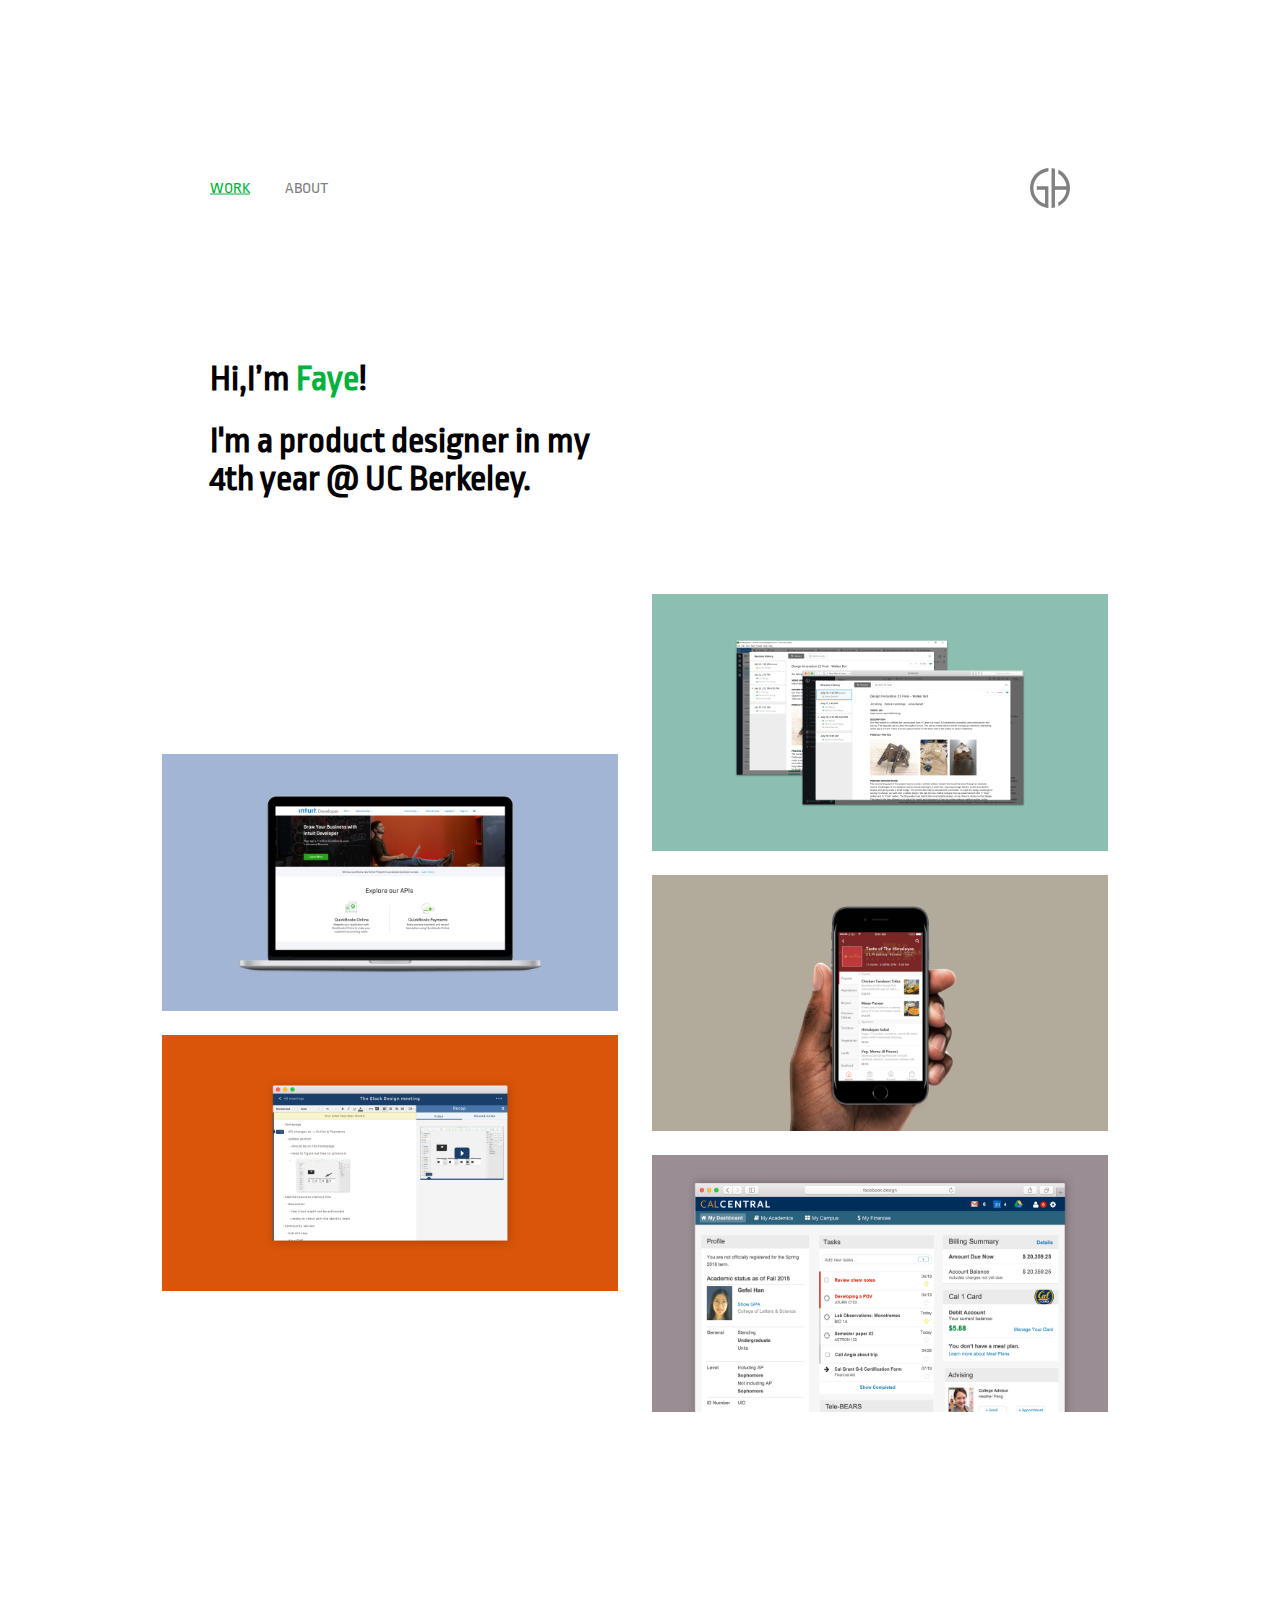
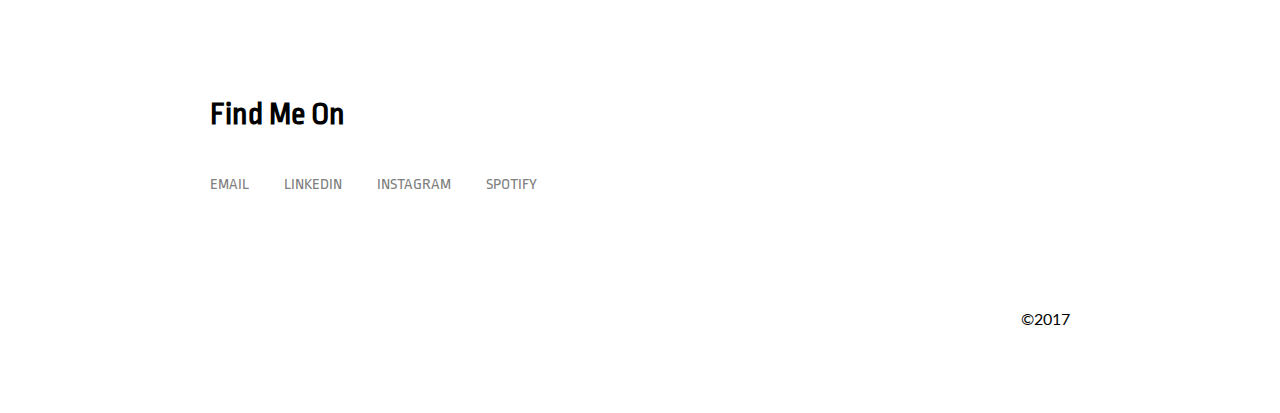
<file: index.html>
<!DOCTYPE html>
<html>
	<head>
		<title>Faye Han</title>
		<link rel="stylesheet" type="text/css" href="assets/css/index.css">
		<link href="https://fonts.googleapis.com/css?family=Lato:100,100i,300,300i,400,400i,700,700i,900,900i|Ropa+Sans:400,400i" rel="stylesheet">
		<script src="https://ajax.googleapis.com/ajax/libs/jquery/3.2.1/jquery.min.js">
        </script> 
		<script src = "assets/script/script.js"></script>
	</head>
	<body>

	<div id="topnav">
		<div id="navcontent">
		<div id="leftnav">
			<a href="index.html" class="nav-item" id="selected">WORK</a>
			<a href="about.html" class="nav-item">ABOUT</a>
		</div>
		<a href="index.html"><svg id ="logo" version="1.1" xmlns="http://www.w3.org/2000/svg" xmlns:xlink="http://www.w3.org/1999/xlink" x="0px" y="0px"
			 viewBox="0 0 82.2 82.3" style="enable-background:new 0 0 82.2 82.3;" xml:space="preserve">
		
		<g id="lg">
			<g>
				<path d="M13.9,37.6v6.9h17v29.2c-13-4.1-22.4-15.6-23.7-29.2h0.1c-0.1-1.1-0.2-2.2-0.2-3.3c0-1.3,0.1-2.5,0.2-3.7H7.2
					C8.7,24,18,12.7,30.9,8.6v0.1c2.2-0.7,4.6-1.2,7-1.4V0l-4.1,0.7C14.2,4.3,0,21.3,0,41.2C0,61,14.2,78,33.7,81.6l4.1,0.7V37.6H13.9
					z"/>
				<path d="M58.2,3.8v7.9C67.4,17,73.8,26.5,75,37.5H51.3V8.6c0,0,0,0,0,0V1.4c-1-0.2-1.9-0.5-2.9-0.6L44.3,0v82.3
					l4.1-0.7c1-0.2,2-0.4,2.9-0.6v-7.3c0,0,0,0,0,0V44.5H75c-1.1,11.1-7.5,20.8-16.8,26.2v7.9c14.3-6.5,24-21,24-37.4
					C82.2,24.8,72.5,10.3,58.2,3.8z"/>
			</g>
		</g>
		</svg></a>
		</div>
	</div>


	<div id="intro">
		<div id="intro-content">
		<h1>Hi,I’m <span id="name">Faye</span>!</h1>
		<h1>I'm a product designer in my 4th year @ UC Berkeley.</h1>
		</div>
	</div>
	
	<div id="grid">
		<div class ="column" id="col1">
			<div class="placeholder"></div>
			<div class="grid-item">
				<div class="overlay"><div class="text">Intuit Developer Portal</div></div>
				<img class ="grid-pic" src="assets/img/intuit.png">
			</div>
			<div class="grid-item">
				<div class="overlay"><div class="text">Virtually There</div></div>
				<img class ="grid-pic" src="assets/img/slack.png">
			</div>
			<div class="placeholder"></div>
		</div>
		<div class ="column" id="col2">
			<div class="grid-item">
				<div class="overlay"><div class="text">Evernote Granular Note History</div></div>
				<img class ="grid-pic" src="assets/img/evernote.png">
			</div>
			<div class="grid-item">
				<div class="overlay"><div class="text">Doordash Redesign</div></div>
				<img class ="grid-pic" src="assets/img/doordash.png">
			</div>
			<div class="grid-item">
				<div class="overlay"><div class="text">Cal Student Information System</div></div>
				<img class ="grid-pic" src="assets/img/sis.png">
			</div>
		</div>
	</div> 


	<div id="socialmedias">
		<h1>Find Me On</h1>
		<div id="sociallinks">
			<a href="mailto:gefei.han@berkeley.edu" class="social">EMAIL</a>
			<a href="https://www.linkedin.com/in/gefeihan/" class="social">LINKEDIN</a>
			<a href="https://www.instagram.com/hgfayeee/" class="social">INSTAGRAM</a>
			<a href="https://open.spotify.com/user/12156311498" class="social">SPOTIFY</a>
		</div>

	</div>
	<div id="copyright">
		<p>©2017</p>
	</div>



	</body>
</html>
</file>
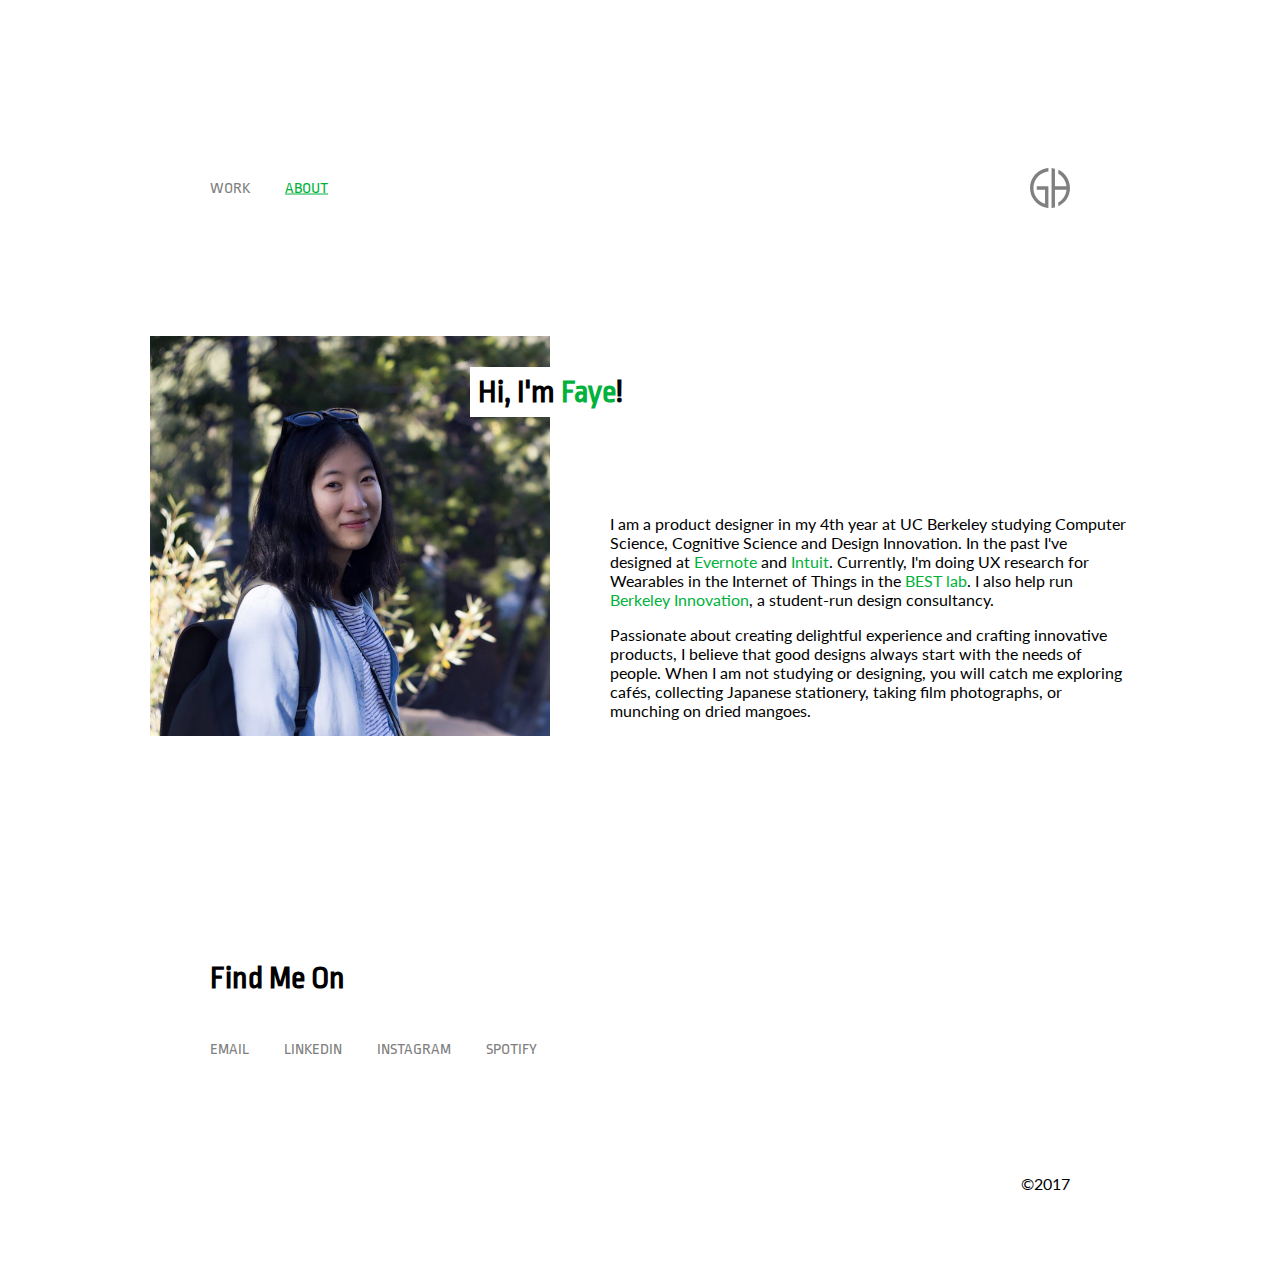
<file: about.html>
<!DOCTYPE html>
<html>
	<head>
		<title>About</title>
		<link rel="stylesheet" type="text/css" href="assets/css/index.css">
		<link href="https://fonts.googleapis.com/css?family=Lato:100,100i,300,300i,400,400i,700,700i,900,900i|Ropa+Sans:400,400i" rel="stylesheet">
		<script src="https://ajax.googleapis.com/ajax/libs/jquery/3.2.1/jquery.min.js">
        </script> 
		<script src = "assets/script/script.js"></script>
	</head>
	<body>

	<div id="topnav">
		<div id="navcontent">
		<div id="leftnav">
			<a href="index.html" class="nav-item">WORK</a>
			<a href="about.html" class="nav-item" id="selected">ABOUT</a>
		</div>
		<a href="index.html"><svg id ="logo" version="1.1" xmlns="http://www.w3.org/2000/svg" xmlns:xlink="http://www.w3.org/1999/xlink" x="0px" y="0px"
			 viewBox="0 0 82.2 82.3" style="enable-background:new 0 0 82.2 82.3;" xml:space="preserve">
		
		<g id="lg">
			<g>
				<path d="M13.9,37.6v6.9h17v29.2c-13-4.1-22.4-15.6-23.7-29.2h0.1c-0.1-1.1-0.2-2.2-0.2-3.3c0-1.3,0.1-2.5,0.2-3.7H7.2
					C8.7,24,18,12.7,30.9,8.6v0.1c2.2-0.7,4.6-1.2,7-1.4V0l-4.1,0.7C14.2,4.3,0,21.3,0,41.2C0,61,14.2,78,33.7,81.6l4.1,0.7V37.6H13.9
					z"/>
				<path d="M58.2,3.8v7.9C67.4,17,73.8,26.5,75,37.5H51.3V8.6c0,0,0,0,0,0V1.4c-1-0.2-1.9-0.5-2.9-0.6L44.3,0v82.3
					l4.1-0.7c1-0.2,2-0.4,2.9-0.6v-7.3c0,0,0,0,0,0V44.5H75c-1.1,11.1-7.5,20.8-16.8,26.2v7.9c14.3-6.5,24-21,24-37.4
					C82.2,24.8,72.5,10.3,58.2,3.8z"/>
			</g>
		</g>
		</svg></a>
		</div>
	</div>

	
	<div id="grid">
		<div id="profile-pic">
			<img id="p-pic" src="assets/img/profile.jpg">
			<h1 id="hello">Hi, I'm <span id="name">Faye</span>!</h1>
			<div id="description">
			<p>I am a product designer in my 4th year at UC Berkeley studying Computer Science, Cognitive Science and Design Innovation. In the past I've designed at <a href="https://evernote.com/">Evernote</a> and <a href="https://www.intuit.com/">Intuit</a>. Currently, I'm doing UX research for Wearables in the Internet of Things in the <a href="http://best.berkeley.edu/">BEST lab</a>. I also help run <a href="https://berkeleyinnovation.org/">Berkeley Innovation</a>, a student-run design consultancy.</p>
			<p>Passionate about creating delightful experience and crafting innovative products, I believe that good designs always start with the needs of people. When I am not studying or designing, you will catch me exploring cafés, collecting Japanese stationery, taking film photographs, or munching on dried mangoes.</p>
			</div>
		</div>
		
	</div> 


	<div id="socialmedias">
		<h1>Find Me On</h1>
		<div id="sociallinks">
			<a href="mailto:gefei.han@berkeley.edu" class="social">EMAIL</a>
			<a href="https://www.linkedin.com/in/gefeihan/" class="social">LINKEDIN</a>
			<a href="https://www.instagram.com/hgfayeee/" class="social">INSTAGRAM</a>
			<a href="https://open.spotify.com/user/12156311498" class="social">SPOTIFY</a>
		</div>

	</div>
	<div id="copyright">
		<p>©2017</p>
	</div>



	</body>
</html>
</file>
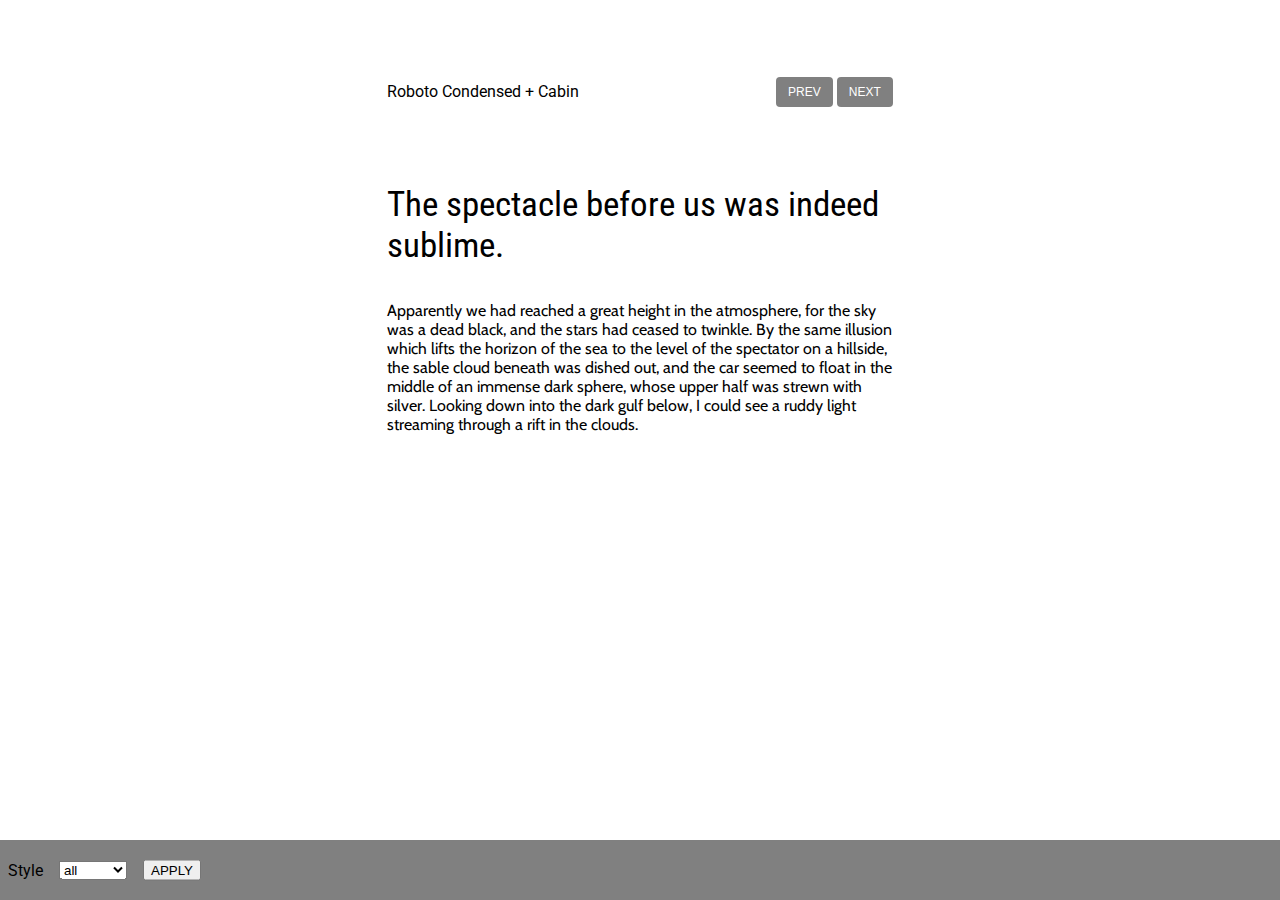
<file: font.html>
<html>

<head>
<title>Font Paring</title>
<link rel="stylesheet" type="text/css" href="assets/css/font.css" />
<link href="https://fonts.googleapis.com/css?family=Roboto" rel="stylesheet">
<script src="https://ajax.googleapis.com/ajax/libs/jquery/3.2.1/jquery.min.js"></script> 
<script src = "assets/script/font.js"></script>
</head>


<body>
	<div id="buttonbox">
		<p id="names"><span id="title-font">StyleOne</span> + <span id="para-font">StyleTwo</span><p>
		<button type="button" id="prev-button">PREV</button>
		<button type="button" id="next-button">NEXT</button>
	</div>
	<div id="textbox">
		<p id="title">The spectacle before us was indeed sublime.</p>
		<p id="para">Apparently we had reached a great height in the atmosphere, for the sky was a dead black, and the stars had ceased to twinkle. By the same illusion which lifts the horizon of the sea to the level of the spectator on a hillside, the sable cloud beneath was dished out, and the car seemed to float in the middle of an immense dark sphere, whose upper half was strewn with silver. Looking down into the dark gulf below, I could see a ruddy light streaming through a rift in the clouds.</p>
		<!-- <p id="test">This is a test.</p> -->

	</div>

	
	<div id="filters">
		<div class="filter_ele">Style</div>

		<!-- <div class="filter_ele"> -->
		<form class="filter_ele"> 
		  <select id="styles">
		  	<option value="all" selected>all</option>
		    <option value="style1" >Modern</option>
		    <option value="style2">Vintage</option>
		  </select>
		</form>
		<!-- </div> -->

		<div class="filter_ele"><button onclick="updateSelected()" id="apply-btn">APPLY</button></div>

	</div>


</body>

</html>
</file>
<file: assets/css/index.css>
body, html {
	padding: 0;
	width: 980px;
	/*margin:auto;*/
	margin: 60px auto;
	font-family: 'Lato', sans-serif;
	font-family: 'Ropa Sans', sans-serif;
}

p{
	font-family: lato;
}

a{
	color: #00B23B;
	text-decoration: none;
}

a:hover{
	color: #00B23B;
	text-decoration: none;
}

/*----------TOP-------------*/

#topnav{
	/*border-style:solid;*/
	height: 160px;
	padding: 28px 60px;
}

#navcontent{
	height:80px;
}


#leftnav{
	float: left; 
	width: 50%;
	/*border-style: solid;*/
	position: relative;
	top: 50%;
	transform: translateY(-50%);
}

.nav-item{
	padding-right: 32px;
	color: grey;

}

#logo{
	width: 40px;
	height: 40px;
	float: right;
	position: relative;
	top: 50%;
	transform: translateY(-50%);
}

#lg{
	fill: grey;
}

#lg:hover{
	fill: #00B23B;
}


.social,.nav-item{
	text-decoration: none;
}



#selected{
	text-decoration: underline;
	color:#00B23B;
}


/*--------INTRO------------*/

#intro{
	/*border-style: solid;*/
	height: auto;
	padding-bottom: 48px;
}

#intro-content{
	width: 40%;
	margin-left: 60px;
	font-size: 18px;


}


/*----------GRID----------*/

#grid{
	/*border-style: solid;*/
	height: auto;
}

.column{
	float:left;
	width: 50%;
	height: auto;
	/*border-style: solid;*/
}

#grid:after {
    content: "";
    display: table;
    clear: both;
}

.grid-item{
	width: 456px;
	height: 256.55px;
	background-color: grey;
	margin: 24px 12px;
	position: relative;
	cursor: pointer;
}


.grid-pic{
	width:456px;
	height: 256.55px;
}



.placeholder{
	width: auto;
	height: 144px;
	background-color: white;
	margin: 16px 8px;
}


.overlay {
  position: absolute;
  height: 100%;
  width: 100%;
  opacity: 0;
  transition: .5s ease;
  background-color: white;
  text-align: center;
}

.text{
	margin: auto;
	font-size: 28px;
	display: flex;
	justify-content: center;
  	flex-direction: column;
  	height: 256.55px;
}





/*------------SOCIAL MEDIA -----------*/

#socialmedias{
	padding-left: 60px;
	padding-top: 200px;
	padding-bottom: 100px;
}

#sociallinks{
	padding-top: 24px;
}

.social{
	padding-right: 32px;
	color: grey;
}

#copyright{
	float:right;
	padding-right: 60px;
}



/*--------PROFILE-----*/
#profile-pic{
	/*padding: 28px;*/
	position: relative;
}


#p-pic{
	width:400px;
}


#hello{
	position: absolute;
	z-index: 10;
	left: 320px;
	top: 10px;
	background-color: white;
	padding: 8px;
}


#description{
	position: absolute;
	z-index: 9;
	left: 460px;
	bottom: 4px;
}


#name{
	cursor: pointer;
	color :#00B23B;
}
</file>
<file: assets/css/font.css>
body, html {
	padding: 0;
	font-family: 'Roboto', sans-serif;
}


#textbox{
	/*padding-top: 80px;*/
	width: 40%;
	margin: 0 auto;
	/*background-color: blue;*/
}


#buttonbox{
	position: relative;
	margin-top: 72px;
	margin-bottom: 72px;
	height: 40px;
	width: 40%;
	margin-left: auto;
	margin-right: auto;
	/*background-color: green;*/
}




#names{
	height: 40px;
	line-height: 40px;
	white-space: nowrap;
}



#next-button{
	background-color: grey;
    border: none;
    color: white;
    padding: 8px 12px;
    text-align: center;
    text-decoration: none;
    display: block;
    font-size: 12px;
    border-radius: 4px;
    position: absolute;
	top: 50%;
	transform: translateY(-50%);
	right: 0px;
}

#prev-button{
	background-color: grey;
    border: none;
    color: white;
    padding: 8px 12px;
    text-align: center;
    text-decoration: none;
    display: block;
    font-size: 12px;
    border-radius: 4px;
    position: absolute;
	top: 50%;
	transform: translateY(-50%);
	right: 60px;

}




#test{
	font-family: 'Roboto Condensed', sans-serif;
	font-size: 35px;
	font-weight: bold;
}

#filters{
	/*position: fixed;*/
	/*background-color: grey;
	width: 100%;
	height: 48px;
	margin-top: auto;
	margin-bottom: 20px;*/

	/*left: 0px;*/

	/*position: relative;*/
	/*margin-top: 72px;*/
	/*margin-bottom: 72px;*/
	/*height: 40px;*/
	/*width: 40%;*/
	/*margin-left: auto;
	margin-right: auto;*/

	height: 44px;
    width: 100%;
    margin: 0;
    background-color: grey;
    padding: 8px 0px;
    position: fixed;
    z-index: 20;
    bottom: 0;
    left:0;

}


.filter_ele{
	/*height: 44px;*/
	width: auto;
	float: left;
	position: relative;
	top: 50%;
	transform: translateY(-50%);
	padding-left:8px;
	padding-right:8px;
}
</file>
